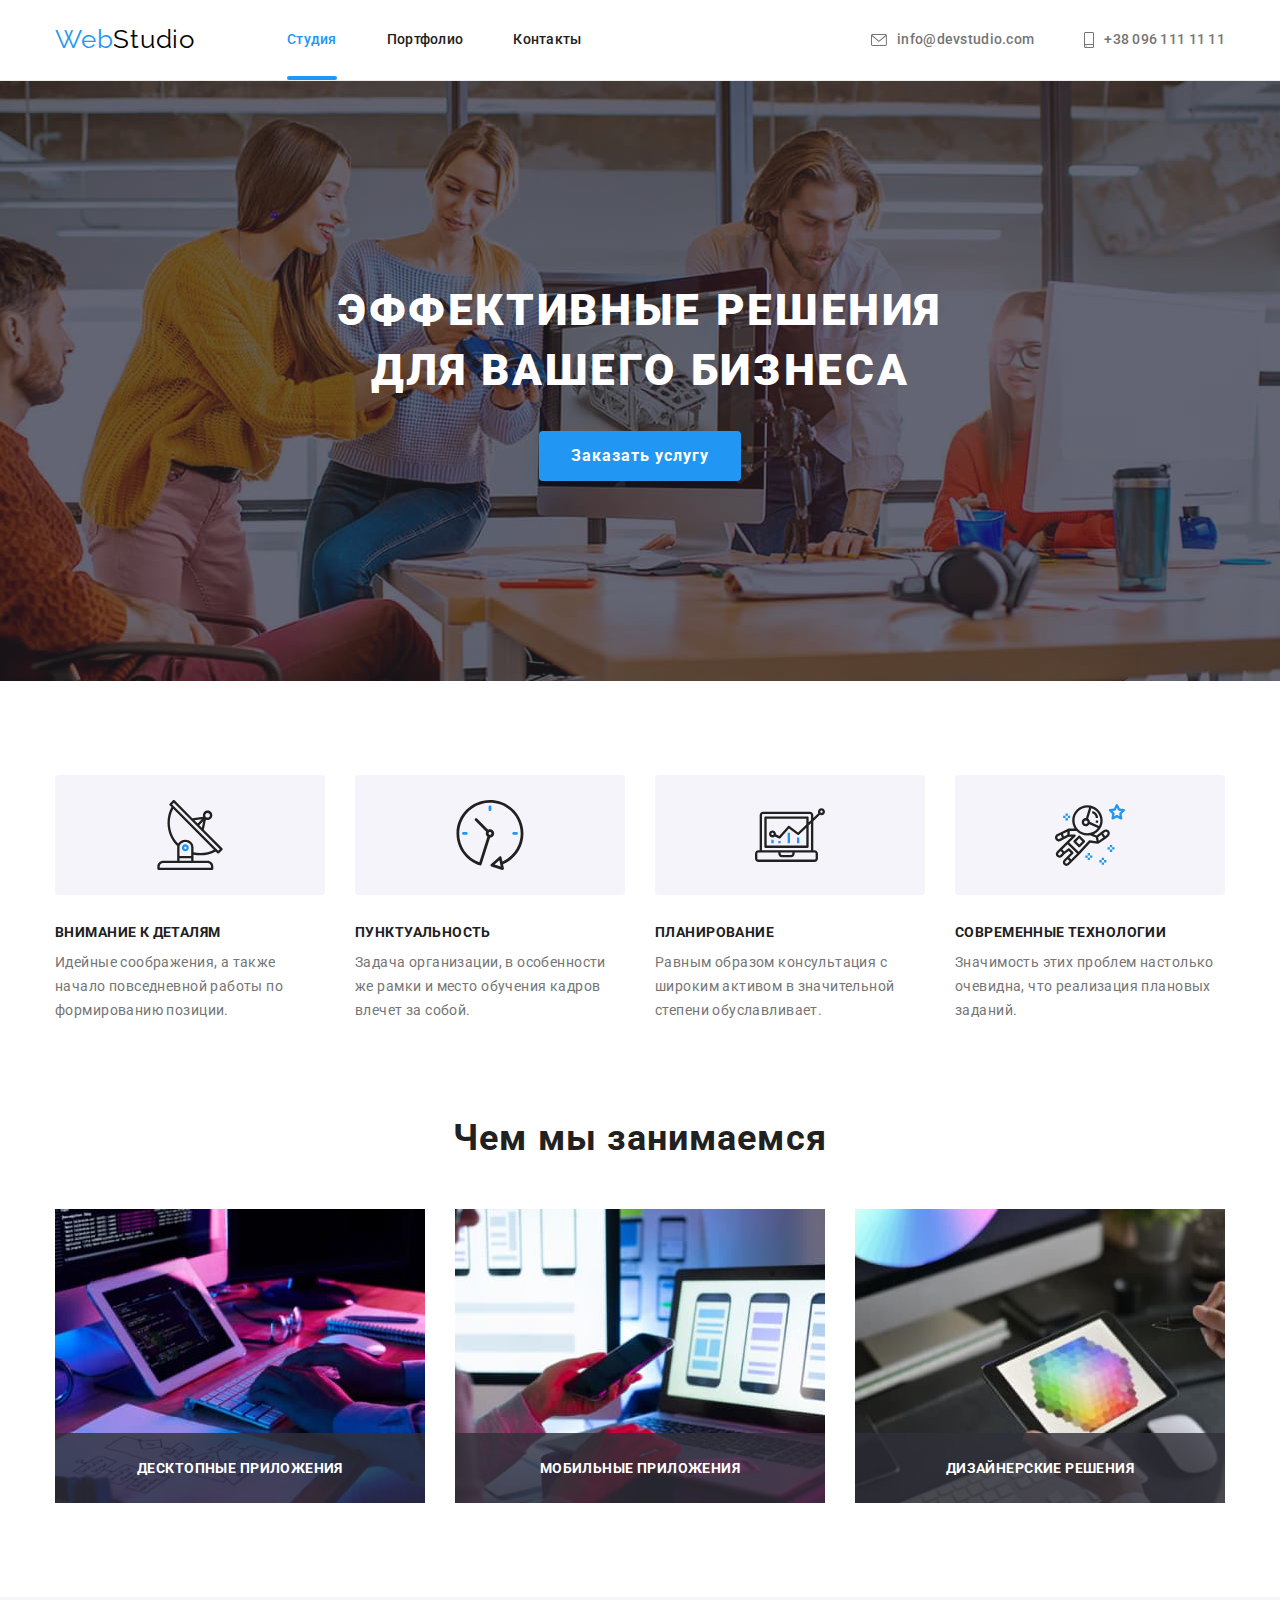
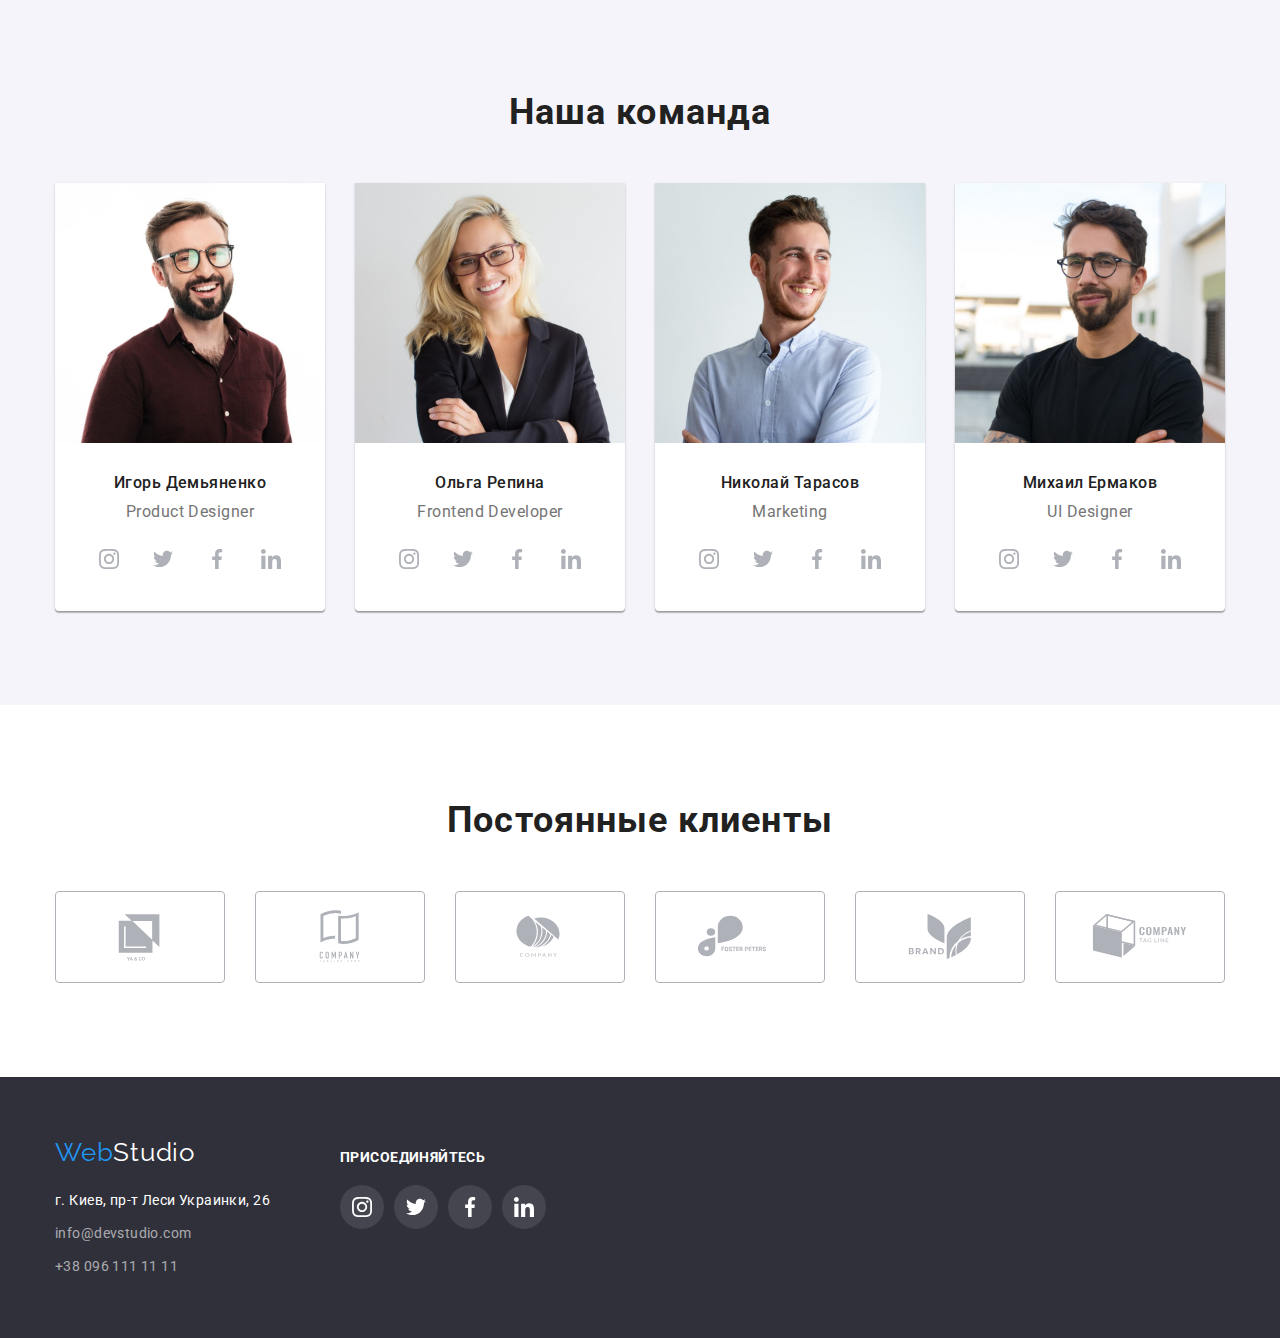
<file: index.html>
<!DOCTYPE html>
<html lang="ru">
  <head>
    <meta charset="UTF-8" />
    <meta http-equiv="X-UA-Compatible" content="IE=edge" />
    <meta name="viewport" content="width=device-width, initial-scale=1.0" />
    <link rel="preconnect" href="https://fonts.googleapis.com" />
    <link rel="preconnect" href="https://fonts.gstatic.com" crossorigin />
    <link
      href="https://fonts.googleapis.com/css2?family=Raleway:wght@700&family=Roboto:wght@400;500;700;900&display=swap"
      rel="stylesheet"
    />
    <link rel="stylesheet" href="./css/modern-normalize.css" />
    <link rel="stylesheet" href="./css/styles.css" />
    <title>Webstudio</title>
  </head>

  <body>
    <header class="header">
      <div class="container header-container">
        <nav class="header-nav">
          <!-- логотип -->
          <a class="link header-logo logo" lang="en" href="./index.html">
            <span class="header-logo-part logo-part">Web</span>Studio</a
          >
          <!-- категории с навигацией -->
          <ul class="list header-list">
            <li class="header-item">
              <a class="link header-link current" href="./index.html">Студия</a>
            </li>
            <li class="header-item">
              <a class="link header-link" href="./portfolio.html">Портфолио</a>
            </li>
            <li class="header-item"><a class="link header-link" href="">Контакты</a></li>
          </ul>
        </nav>
        <!-- контактные данные -->
        <ul class="list header-contact">
          <li class="header-contact-item">
            <a class="link header-contact-mail contact" lang="en" href="mailto:info@devstudio.com">
              <svg class="header-contact-icon" width="16" height="12">
                <use href="./images/icons.svg#icon-envelope"></use>
              </svg>
              <div>info@devstudio.com</div>
            </a>
          </li>
          <li class="header-contact-item">
            <a class="link header-contact-tel contact" href="tel:+380961111111">
              <svg class="header-contact-icon" width="10" height="16">
                <use href="./images/icons.svg#icon-smartphone"></use>
              </svg>
              <div>+38 096 111 11 11</div>
            </a>
          </li>
        </ul>
      </div>
    </header>

    <main>
      <div>
        <!-- главная -->
        <section class="hero">
          <div class="container">
            <h1 class="hero-title">Эффективные решения для вашего бизнеса</h1>
            <button type="button" class="hero-btn" data-modal-open>Заказать услугу</button>
          </div>
        </section>

        <!-- секция 2 особенности-->
        <section class="features">
          <div class="container">
            <h2 class="visually-hidden">Особенности</h2>
            <ul class="list features-list">
              <li class="features-item">
                <div class="features-box">
                  <svg class="features-icon" width="70" height="70">
                    <use href="./images/icons.svg#icon-antenna"></use>
                  </svg>
                </div>
                <h3 class="features-title">Внимание к деталям</h3>
                <p class="features-text">
                  Идейные соображения, а также начало повседневной работы по формированию позиции.
                </p>
              </li>
              <li class="features-item">
                <div class="features-box">
                  <svg class="features-icon" width="70" height="70">
                    <use href="./images/icons.svg#icon-clock"></use>
                  </svg>
                </div>
                <h3 class="features-title">Пунктуальность</h3>
                <p class="features-text">
                  Задача организации, в особенности же рамки и место обучения кадров влечет за
                  собой.
                </p>
              </li>
              <li class="features-item">
                <div class="features-box">
                  <svg class="features-icon" width="70" height="70">
                    <use href="./images/icons.svg#icon-diagram"></use>
                  </svg>
                </div>
                <h3 class="features-title">Планирование</h3>
                <p class="features-text">
                  Равным образом консультация с широким активом в значительной степени
                  обуславливает.
                </p>
              </li>
              <li class="features-item">
                <div class="features-box">
                  <svg class="features-icon" width="70" height="70">
                    <use href="./images/icons.svg#icon-astronaut"></use>
                  </svg>
                </div>
                <h3 class="features-title">Современные технологии</h3>
                <p class="features-text">
                  Значимость этих проблем настолько очевидна, что реализация плановых заданий.
                </p>
              </li>
            </ul>
          </div>
        </section>

        <!-- секция 3 функционал -->
        <section class="functional">
          <div class="container">
            <h2 class="functional-title">Чем мы занимаемся</h2>
            <ul class="list functional-list">
              <li class="functional-item">
                <div class="functional-item-wrap">
                  <img
                    class="functional-img"
                    src="./images/box1.jpg"
                    alt="Десктопные приложения"
                    width="370"
                    height="294"
                  />
                  <p class="functional-img-text">Десктопные приложения</p>
                </div>
              </li>
              <li class="functional-item">
                <div class="functional-item-wrap">
                  <img
                    class="functional-img"
                    src="./images/box2.jpg"
                    alt="Мобильные приложения"
                    width="370"
                    height="294"
                  />
                  <p class="functional-img-text">Мобильные приложения</p>
                </div>
              </li>
              <li class="functional-item">
                <div class="functional-item-wrap">
                  <img
                    class="functional-img"
                    src="./images/box3.jpg"
                    alt="Дизайнерские решения"
                    width="370"
                    height="294"
                  />
                  <p class="functional-img-text">Дизайнерские решения</p>
                </div>
              </li>
            </ul>
          </div>
        </section>

        <!-- секция 4 команда -->
        <section class="team">
          <div class="container">
            <h2 class="team-title">Наша команда</h2>
            <ul class="list team-list">
              <li class="team-item">
                <img
                  class="team-img"
                  src="./images/img0.jpg"
                  alt="Фото продуктового дизайнера"
                  width="270"
                  height="260"
                />
                <div class="team-item-content">
                  <h3 class="team-name">Игорь Демьяненко</h3>
                  <p class="team-text" lang="en">Product Designer</p>
                </div>
                <ul class="list team-social-list">
                  <li class="team-social-item">
                    <a href="" class="team-social-link link">
                      <svg class="team-social-icon" width="20" height="20">
                        <use href="./images/icons.svg#icon-instagram"></use>
                      </svg>
                    </a>
                  </li>
                  <li class="team-social-item">
                    <a href="" class="team-social-link link">
                      <svg class="team-social-icon" width="20" height="20">
                        <use href="./images/icons.svg#icon-twitter"></use>
                      </svg>
                    </a>
                  </li>
                  <li class="team-social-item">
                    <a href="" class="team-social-link link">
                      <svg class="team-social-icon" width="20" height="20">
                        <use href="./images/icons.svg#icon-facebook"></use>
                      </svg>
                    </a>
                  </li>
                  <li class="team-social-item">
                    <a href="" class="team-social-link link">
                      <svg class="team-social-icon" width="20" height="20">
                        <use href="./images/icons.svg#icon-linkedin"></use>
                      </svg>
                    </a>
                  </li>
                </ul>
              </li>
              <li class="team-item">
                <img
                  class="team-img"
                  src="./images/img1.jpg"
                  alt="Фото разработчика"
                  width="270"
                  height="260"
                />
                <div class="team-item-content">
                  <h3 class="team-name">Ольга Репина</h3>
                  <p class="team-text" lang="en">Frontend Developer</p>
                </div>
                <ul class="list team-social-list">
                  <li class="team-social-item">
                    <a href="" class="team-social-link link">
                      <svg class="team-social-icon" width="20" height="20">
                        <use href="./images/icons.svg#icon-instagram"></use>
                      </svg>
                    </a>
                  </li>
                  <li class="team-social-item">
                    <a href="" class="team-social-link link">
                      <svg class="team-social-icon" width="20" height="20">
                        <use href="./images/icons.svg#icon-twitter"></use>
                      </svg>
                    </a>
                  </li>
                  <li class="team-social-item">
                    <a href="" class="team-social-link link">
                      <svg class="team-social-icon" width="20" height="20">
                        <use href="./images/icons.svg#icon-facebook"></use>
                      </svg>
                    </a>
                  </li>
                  <li class="team-social-item">
                    <a href="" class="team-social-link link">
                      <svg class="team-social-icon" width="20" height="20">
                        <use href="./images/icons.svg#icon-linkedin"></use>
                      </svg>
                    </a>
                  </li>
                </ul>
              </li>
              <li class="team-item">
                <img
                  class="team-img"
                  src="./images/img2.jpg"
                  alt="Фото маркетолога"
                  width="270"
                  height="260"
                />
                <div class="team-item-content">
                  <h3 class="team-name">Николай Тарасов</h3>
                  <p class="team-text" lang="en">Marketing</p>
                </div>
                <ul class="list team-social-list">
                  <li class="team-social-item">
                    <a href="" class="team-social-link link">
                      <svg class="team-social-icon" width="20" height="20">
                        <use href="./images/icons.svg#icon-instagram"></use>
                      </svg>
                    </a>
                  </li>
                  <li class="team-social-item">
                    <a href="" class="team-social-link link">
                      <svg class="team-social-icon" width="20" height="20">
                        <use href="./images/icons.svg#icon-twitter"></use>
                      </svg>
                    </a>
                  </li>
                  <li class="team-social-item">
                    <a href="" class="team-social-link link">
                      <svg class="team-social-icon" width="20" height="20">
                        <use href="./images/icons.svg#icon-facebook"></use>
                      </svg>
                    </a>
                  </li>
                  <li class="team-social-item">
                    <a href="" class="team-social-link link">
                      <svg class="team-social-icon" width="20" height="20">
                        <use href="./images/icons.svg#icon-linkedin"></use>
                      </svg>
                    </a>
                  </li>
                </ul>
              </li>
              <li class="team-item">
                <img
                  class="team-img"
                  src="./images/img3.jpg"
                  alt="Фото проектировщика"
                  width="270"
                  height="260"
                />
                <div class="team-item-content">
                  <h3 class="team-name">Михаил Ермаков</h3>
                  <p class="team-text" lang="en">UI Designer</p>
                </div>
                <ul class="list team-social-list">
                  <li class="team-social-item">
                    <a href="" class="team-social-link link">
                      <svg class="team-social-icon" width="20" height="20">
                        <use href="./images/icons.svg#icon-instagram"></use>
                      </svg>
                    </a>
                  </li>
                  <li class="team-social-item">
                    <a href="" class="team-social-link link">
                      <svg class="team-social-icon" width="20" height="20">
                        <use href="./images/icons.svg#icon-twitter"></use>
                      </svg>
                    </a>
                  </li>
                  <li class="team-social-item">
                    <a href="" class="team-social-link link">
                      <svg class="team-social-icon" width="20" height="20">
                        <use href="./images/icons.svg#icon-facebook"></use>
                      </svg>
                    </a>
                  </li>
                  <li class="team-social-item">
                    <a href="" class="team-social-link link">
                      <svg class="team-social-icon" width="20" height="20">
                        <use href="./images/icons.svg#icon-linkedin"></use>
                      </svg>
                    </a>
                  </li>
                </ul>
              </li>
            </ul>
          </div>
        </section>

        <!-- секция 5 клиенты -->
        <section class="client">
          <div class="container">
            <h2 class="client-title">Постоянные клиенты</h2>
            <ul class="list client-list">
              <li class="client-item">
                <a href="" class="client-link link">
                  <svg class="client-icon" width="106" height="60">
                    <use href="./images/icons.svg#icon-Logo0"></use>
                  </svg>
                </a>
              </li>
              <li class="client-item">
                <a href="" class="client-link link">
                  <svg class="client-icon" width="106" height="60">
                    <use href="./images/icons.svg#icon-Logo1"></use>
                  </svg>
                </a>
              </li>
              <li class="client-item">
                <a href="" class="client-link link">
                  <svg class="client-icon" width="106" height="60">
                    <use href="./images/icons.svg#icon-Logo2"></use>
                  </svg>
                </a>
              </li>
              <li class="client-item">
                <a href="" class="client-link link">
                  <svg class="client-icon" width="106" height="60">
                    <use href="./images/icons.svg#icon-Logo3"></use>
                  </svg>
                </a>
              </li>
              <li class="client-item">
                <a href="" class="client-link link">
                  <svg class="client-icon" width="106" height="60">
                    <use href="./images/icons.svg#icon-Logo4"></use>
                  </svg>
                </a>
              </li>
              <li class="client-item">
                <a href="" class="client-link link">
                  <svg class="client-icon" width="106" height="60">
                    <use href="./images/icons.svg#icon-Logo5"></use>
                  </svg>
                </a>
              </li>
            </ul>
          </div>
        </section>
      </div>
    </main>

    <footer class="footer">
      <div class="container">
        <div class="footer-box">
          <div class="footer-box-adress">
            <!-- логотип -->
            <a class="link footer-logo logo" lang="en" href="./index.html"
              ><span class="footer-logo-part logo-part">Web</span>Studio</a
            >
            <!-- адрес -->
            <address class="footer-address">
              <a
                class="link footer-address-link address"
                href="https://goo.gl/maps/w4HMcQhchTdMcM1N7"
                target="_blank"
                rel="noopener noreferre"
                >г. Киев, пр-т Леси Украинки, 26</a
              >
              <ul class="list footer-address-list">
                <li class="footer-address-item">
                  <a
                    class="link footer-address-mail address"
                    lang="en"
                    href="mailto:info@devstudio.com"
                    >info@devstudio.com</a
                  >
                </li>
                <li class="footer-address-item">
                  <a class="link footer-address-tel address" href="tel:+380961111111"
                    >+38 096 111 11 11</a
                  >
                </li>
              </ul>
            </address>
          </div>

          <div class="footer-box-social">
            <b class="footer-social-title">присоединяйтесь</b>
            <ul class="list footer-social-list">
              <li class="footer-social-item">
                <a href="" class="footer-social-link link">
                  <svg class="footer-social-icon" width="20" height="20">
                    <use href="./images/icons.svg#icon-instagram"></use>
                  </svg>
                </a>
              </li>
              <li class="footer-social-item">
                <a href="" class="footer-social-link link">
                  <svg class="footer-social-icon" width="20" height="20">
                    <use href="./images/icons.svg#icon-twitter"></use>
                  </svg>
                </a>
              </li>
              <li class="footer-social-item">
                <a href="" class="footer-social-link link">
                  <svg class="footer-social-icon" width="20" height="20">
                    <use href="./images/icons.svg#icon-facebook"></use>
                  </svg>
                </a>
              </li>
              <li class="footer-social-item">
                <a href="" class="footer-social-link link">
                  <svg class="footer-social-icon" width="20" height="20">
                    <use href="./images/icons.svg#icon-linkedin"></use>
                  </svg>
                </a>
              </li>
            </ul>
          </div>
        </div>
      </div>
    </footer>
    <div class="backdrop is-hidden" data-modal>
      <div class="modal">
        <button type="button" class="modal-close" data-modal-close>
          <svg class="modal-icon" width="18" height="18">
            <use href="./images/icons.svg#icon-close-black-18dp"></use>
          </svg>
        </button>
      </div>
    </div>
    <script src="./js/modal.js"></script>
  </body>
</html>
</file>
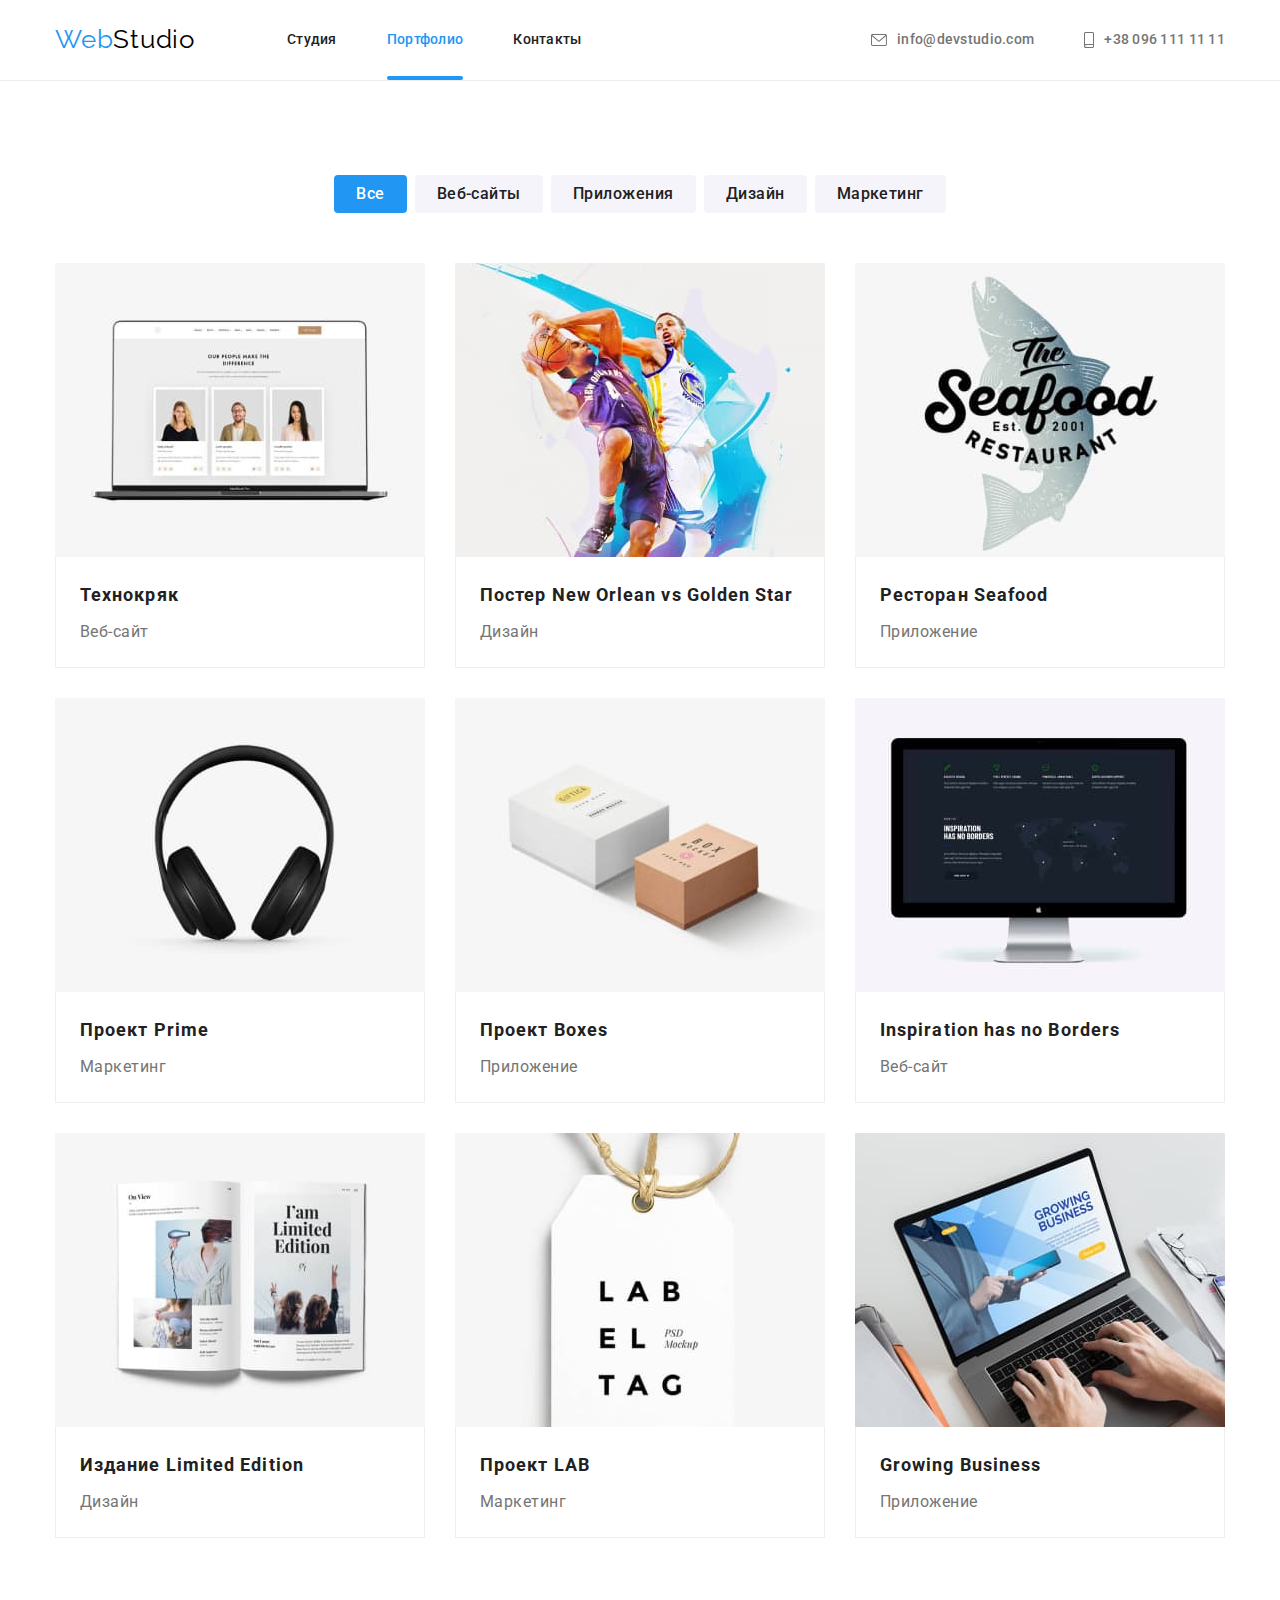
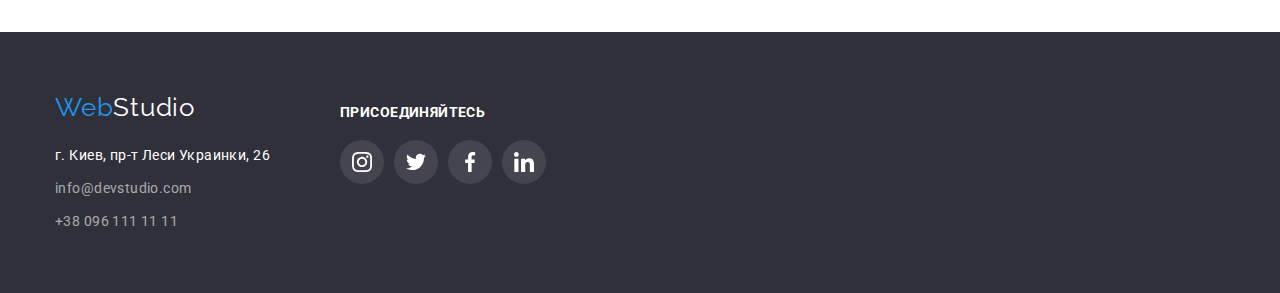
<file: portfolio.html>
<!DOCTYPE html>
<html lang="en">
  <head>
    <meta charset="UTF-8" />
    <meta http-equiv="X-UA-Compatible" content="IE=edge" />
    <meta name="viewport" content="width=device-width, initial-scale=1.0" />
    <link rel="preconnect" href="https://fonts.googleapis.com" />
    <link rel="preconnect" href="https://fonts.gstatic.com" crossorigin />
    <link
      href="https://fonts.googleapis.com/css2?family=Raleway:wght@700&family=Roboto:wght@400;500;700;900&display=swap"
      rel="stylesheet"
    />
    <link rel="stylesheet" href="./css/modern-normalize.css" />
    <link rel="stylesheet" href="./css/styles.css" />
    <title>Potrfolio</title>
  </head>
  <body>
    <header class="header">
      <div class="container header-container">
        <nav class="header-nav">
          <!-- логотип -->
          <a class="link header-logo logo" lang="en" href="./index.html">
            <span class="header-logo-part logo-part">Web</span>Studio</a
          >
          <!-- категории с навигацией -->
          <ul class="list header-list">
            <li class="header-item">
              <a class="link header-link" href="./index.html">Студия</a>
            </li>
            <li class="header-item">
              <a class="link header-link current" href="./portfolio.html">Портфолио</a>
            </li>
            <li class="header-item"><a class="link header-link" href="">Контакты</a></li>
          </ul>
        </nav>
        <!-- контактные данные -->
        <ul class="list header-contact">
          <li class="header-contact-item">
            <a class="link header-contact-mail contact" lang="en" href="mailto:info@devstudio.com">
              <svg class="header-contact-icon" width="16" height="12">
                <use href="./images/icons.svg#icon-envelope"></use>
              </svg>
              info@devstudio.com
            </a>
          </li>
          <li class="header-contact-item">
            <a class="link header-contact-tel contact" href="tel:+380961111111">
              <svg class="header-contact-icon" width="10" height="16">
                <use href="./images/icons.svg#icon-smartphone"></use>
              </svg>
              +38 096 111 11 11
            </a>
          </li>
        </ul>
      </div>
    </header>

    <main>
      <section class="project">
        <div class="container">
          <h2 class="visually-hidden">Портфолио</h2>
          <ul class="list list-filter">
            <li class="item filter-item">
              <button class="filter-btn filter-btn-all" type="button">Все</button>
            </li>
            <li class="item filter-item">
              <button class="filter-btn" type="button">Веб-сайты</button>
            </li>
            <li class="item filter-item">
              <button class="filter-btn" type="button">Приложения</button>
            </li>
            <li class="item filter-item">
              <button class="filter-btn" type="button">Дизайн</button>
            </li>
            <li class="item filter-item">
              <button class="filter-btn" type="button">Маркетинг</button>
            </li>
          </ul>

          <ul class="list project-list">
            <li class="project-item" tabindex="0">
              <div class="project-item-wrap">
                <img
                  class="project-img"
                  src="./images/portfolio-img0.jpg"
                  alt="Фото веб-сайта Технокряк"
                  width="370"
                  height="294"
                />
                <p class="project-img-text">
                  Технокряк это современная площадка распространения коронавируса. Компании
                  используют эту платформу для цифрового шпионажа и атак на защищённые сервера
                  конкурентов.
                </p>
              </div>
              <div class="project-content">
                <h3 class="project-title">Технокряк</h3>
                <p class="project-text">Веб-сайт</p>
              </div>
            </li>
            <li class="project-item" tabindex="0">
              <div class="project-item-wrap">
                <img
                  class="project-img"
                  src="./images/portfolio-img1.jpg"
                  alt="Фото постера New Orlean vs Golden Star"
                  width="370"
                  height="294"
                />
                <p class="project-img-text">
                  Технокряк это современная площадка распространения коронавируса. Компании
                  используют эту платформу для цифрового шпионажа и атак на защищённые сервера
                  конкурентов.
                </p>
              </div>
              <div class="project-content">
                <h3 class="project-title">
                  Постер <span lang="en">New Orlean vs Golden Star</span>
                </h3>
                <p class="project-text">Дизайн</p>
              </div>
            </li>
            <li class="project-item" tabindex="0">
              <div class="project-item-wrap">
                <img
                  class="project-img"
                  src="./images/portfolio-img2.jpg"
                  alt="Фото логотип ресторана Seafood"
                  width="370"
                  height="294"
                />
                <p class="project-img-text">
                  Технокряк это современная площадка распространения коронавируса. Компании
                  используют эту платформу для цифрового шпионажа и атак на защищённые сервера
                  конкурентов.
                </p>
              </div>
              <div class="project-content">
                <h3 class="project-title">Ресторан <span lang="en"> Seafood</span></h3>
                <p class="project-text">Приложение</p>
              </div>
            </li>
            <li class="project-item" tabindex="0">
              <div class="project-item-wrap">
                <img
                  class="project-img"
                  src="./images/portfolio-img3.jpg"
                  alt="Фото беспроводных наушников"
                  width="370"
                  height="294"
                />
                <p class="project-img-text">
                  Технокряк это современная площадка распространения коронавируса. Компании
                  используют эту платформу для цифрового шпионажа и атак на защищённые сервера
                  конкурентов.
                </p>
              </div>
              <div class="project-content">
                <h3 class="project-title">Проект <span lang="en">Prime</span></h3>
                <p class="project-text">Маркетинг</p>
              </div>
            </li>
            <li class="project-item" tabindex="0">
              <div class="project-item-wrap">
                <img
                  class="project-img"
                  src="./images/portfolio-img4.jpg"
                  alt="Фото двух коробок"
                  width="370"
                  height="294"
                />
                <p class="project-img-text">
                  Технокряк это современная площадка распространения коронавируса. Компании
                  используют эту платформу для цифрового шпионажа и атак на защищённые сервера
                  конкурентов.
                </p>
              </div>
              <div class="project-content">
                <h3 class="project-title">Проект <span lang="en">Boxes</span></h3>
                <p class="project-text">Приложение</p>
              </div>
            </li>
            <li class="project-item" tabindex="0">
              <div class="project-item-wrap">
                <img
                  class="project-img"
                  src="./images/portfolio-img5.jpg"
                  alt="Фото веб-сайта Inspiration has no Borders"
                  width="370"
                  height="294"
                />
                <p class="project-img-text">
                  Технокряк это современная площадка распространения коронавируса. Компании
                  используют эту платформу для цифрового шпионажа и атак на защищённые сервера
                  конкурентов.
                </p>
              </div>
              <div class="project-content">
                <h3 class="project-title" lang="en">Inspiration has no Borders</h3>
                <p class="project-text">Веб-сайт</p>
              </div>
            </li>
            <li class="project-item" tabindex="0">
              <div class="project-item-wrap">
                <img
                  class="project-img"
                  src="./images/portfolio-img6.jpg"
                  alt="Фото открытого журнала Limited Edition"
                  width="370"
                  height="294"
                />
                <p class="project-img-text">
                  Технокряк это современная площадка распространения коронавируса. Компании
                  используют эту платформу для цифрового шпионажа и атак на защищённые сервера
                  конкурентов.
                </p>
              </div>
              <div class="project-content">
                <h3 class="project-title">Издание <span lang="en">Limited Edition</span></h3>
                <p class="project-text">Дизайн</p>
              </div>
            </li>
            <li class="project-item" tabindex="0">
              <div class="project-item-wrap">
                <img
                  class="project-img"
                  src="./images/portfolio-img7.jpg"
                  alt="Фото бирки LAB"
                  width="370"
                  height="294"
                />
                <p class="project-img-text">
                  Технокряк это современная площадка распространения коронавируса. Компании
                  используют эту платформу для цифрового шпионажа и атак на защищённые сервера
                  конкурентов.
                </p>
              </div>
              <div class="project-content">
                <h3 class="project-title">Проект <span lang="en">LAB</span></h3>
                <p class="project-text">Маркетинг</p>
              </div>
            </li>
            <li class="project-item" tabindex="0">
              <div class="project-item-wrap">
                <img
                  class="project-img"
                  src="./images/portfolio-img8.jpg"
                  alt="Фото ноутбука с открытым приложением Growing Business"
                  width="370"
                  height="294"
                />
                <p class="project-img-text">
                  Технокряк это современная площадка распространения коронавируса. Компании
                  используют эту платформу для цифрового шпионажа и атак на защищённые сервера
                  конкурентов.
                </p>
              </div>
              <div class="project-content">
                <h3 class="project-title" lang="en">Growing Business</h3>
                <p class="project-text">Приложение</p>
              </div>
            </li>
          </ul>
        </div>
      </section>
    </main>

    <footer class="footer">
      <div class="container">
        <div class="footer-box">
          <div class="footer-box-adress">
            <!-- логотип -->
            <a class="link footer-logo logo" lang="en" href="./index.html"
              ><span class="footer-logo-part logo-part">Web</span>Studio</a
            >
            <!-- адрес -->
            <address class="footer-address">
              <a
                class="link footer-address-link address"
                href="https://goo.gl/maps/w4HMcQhchTdMcM1N7"
                target="_blank"
                rel="noopener noreferre"
                >г. Киев, пр-т Леси Украинки, 26</a
              >
              <ul class="list footer-address-list">
                <li class="footer-address-item">
                  <a
                    class="link footer-address-mail address"
                    lang="en"
                    href="mailto:info@devstudio.com"
                    >info@devstudio.com</a
                  >
                </li>
                <li class="footer-address-item">
                  <a class="link footer-address-tel address" href="tel:+380961111111"
                    >+38 096 111 11 11</a
                  >
                </li>
              </ul>
            </address>
          </div>

          <div class="footer-box-social">
            <b class="footer-social-title">присоединяйтесь</b>
            <ul class="list footer-social-list">
              <li class="footer-social-item">
                <a href="" class="footer-social-link link">
                  <svg class="footer-social-icon" width="20" height="20">
                    <use href="./images/icons.svg#icon-instagram"></use>
                  </svg>
                </a>
              </li>
              <li class="footer-social-item">
                <a href="" class="footer-social-link link">
                  <svg class="footer-social-icon" width="20" height="20">
                    <use href="./images/icons.svg#icon-twitter"></use>
                  </svg>
                </a>
              </li>
              <li class="footer-social-item">
                <a href="" class="footer-social-link link">
                  <svg class="footer-social-icon" width="20" height="20">
                    <use href="./images/icons.svg#icon-facebook"></use>
                  </svg>
                </a>
              </li>
              <li class="footer-social-item">
                <a href="" class="footer-social-link link">
                  <svg class="footer-social-icon" width="20" height="20">
                    <use href="./images/icons.svg#icon-linkedin"></use>
                  </svg>
                </a>
              </li>
            </ul>
          </div>
        </div>
      </div>
    </footer>
  </body>
</html>
</file>
<file: css/styles.css>
:root {
  --main-text-color: #757575;
  --second-text-color: #212121;
  --third-text-color: #ffffff;
  --accent-color: #2196f3;
  --main-bg-color: #ffffff;
  --second-bg-color: #2f303a;
  --third-bg-color: #f5f4fa;
  --fourth-bg-color: #c4c4c4;
  --card-shadow: 0px 1px 3px rgba(0, 0, 0, 0.12), 0px 1px 1px rgba(0, 0, 0, 0.14),
    0px 2px 1px rgba(0, 0, 0, 0.2);
  --icon-main-color: #afb1b8;
  --duration-main: 250ms;
  --duration-second: 500ms;
  --timing-main: cubic-bezier(0.4, 0, 0.2, 1);
}

body {
  font-family: 'Roboto', sans-serif;
  color: var(--main-text-color);
  background-color: var(--main-bg-color);
  min-width: 1200px;
}

p,
h1,
h2,
h3,
h4,
h5,
h6 {
  margin: 0;
}

ul {
  margin: 0;
  padding: 0;
}

button {
  cursor: pointer;
}

img {
  display: block;
  max-width: 100%;
}

.link {
  text-decoration: none;
}

.list {
  list-style: none;
}

.visually-hidden {
  position: absolute;
  white-space: nowrap;
  width: 1px;
  height: 1px;
  overflow: hidden;
  border: 0;
  padding: 0;
  clip: rect(0 0 0 0);
  clip-path: inset(50%);
  margin: -1px;
}

.container {
  width: 1200px;
  padding-left: 15px;
  padding-right: 15px;
  margin: 0 auto;
  /* outline: 2px solid tomato; */
}

/* ----------------HEADER-------------- */
.header {
  border-bottom: 1px solid #ececec;
}

.header-container {
  display: flex;
}

.header-nav {
  display: flex;
  align-items: center;
}

.header-list {
  display: flex;
  margin-left: 92px;
}

.header-item:not(:last-child) {
  margin-right: 50px;
}

.header-logo {
  display: block;
  padding-top: 24px;
  padding-bottom: 25px;
}
.header-link {
  display: block;
  padding: 32px 0;
}

.header-contact {
  display: flex;
  margin-left: auto;
  align-items: center;
}
.header-contact-item:not(:last-child) {
  margin-right: 50px;
}
.link.contact {
  display: flex;
  align-items: center;
  padding: 32px 0;
}
.logo {
  font-family: 'Raleway', sans-serif;
  font-size: 26px;
  line-height: 1.19;
  letter-spacing: 0.03em;
  color: #000000;
}
.logo-part {
  color: var(--accent-color);
}

.header-link {
  font-weight: 500;
  font-size: 14px;
  line-height: 1.14;
  letter-spacing: 0.02em;
  color: var(--second-text-color);
  /* text-decoration-color: var(--accent-color); */
  transition: color var(--duration-main) var(--timing-main);
}
.header-link:hover,
.header-link:focus,
.header-link:active {
  color: var(--accent-color);
}
.header-link.current {
  color: var(--accent-color);
  position: relative;
}
.header-link.current::after {
  content: '';
  width: 100%;
  height: 4px;
  background: var(--accent-color);
  border-radius: 2px;
  position: absolute;
  left: 0;
  bottom: 0;
}
.contact {
  font-weight: 500;
  font-size: 14px;
  line-height: 1.14;
  letter-spacing: 0.02em;
  color: currentColor;
  transition: color var(--duration-main) var(--timing-main);
}

.contact:hover,
.contact:focus {
  color: var(--accent-color);
}
.header-contact-icon {
  margin-right: 10px;
  fill: currentColor;
}

/* --------------HERO------------------ */
.hero {
  max-width: 1600px;
  min-height: 600px;
  margin-left: auto;
  margin-right: auto;
  background-color: var(--fourth-bg-color);
  background-image: linear-gradient(to right, rgba(47, 48, 58, 0.4), rgba(47, 48, 58, 0.4)),
    url(../images/hero-bg.jpg);
  background-repeat: no-repeat;
  background-position: center;
  background-size: cover;

  padding-top: 200px;
  padding-bottom: 200px;
  text-align: center;
}
.hero-title {
  margin: 0 auto 30px;
  max-width: 696px;

  font-weight: 900;
  font-size: 44px;
  line-height: 1.36;
  text-align: center;
  letter-spacing: 0.06em;
  text-transform: uppercase;
  color: var(--third-text-color);
}
.hero-btn {
  display: inline-block;
  min-width: 200px;
  min-height: 50px;
  padding: 10px 32px;
  border: none;
  border-radius: 4px;

  font-family: inherit;
  font-weight: 700;
  font-size: 16px;
  line-height: 1.88;

  letter-spacing: 0.06em;
  color: var(--third-text-color);
  background-color: var(--accent-color);
  box-shadow: 0px 4px 4px rgba(0, 0, 0, 0.15);
  transition: background-color var(--duration-main) var(--timing-main);
}
.hero-btn:hover,
.hero-btn:focus {
  background-color: #188ce8;
}

/* ----------------FEATURES----------------- */
.features {
  padding-top: 94px;
  padding-bottom: 94px;
}
.list.features-list {
  display: flex;
  flex-wrap: wrap;
  margin-right: -30px;
}

.features-item {
  width: calc((100% - 30px * 4) / 4);
  margin-right: 30px;
}

.features-box {
  display: flex;
  height: 120px;
  width: 270px;
  justify-content: center;
  align-items: center;
  background-color: var(--third-bg-color);
  margin-bottom: 30px;
  border-radius: 4px;
}
.features-title {
  margin-bottom: 10px;

  font-weight: 700;
  font-size: 14px;
  line-height: 1.14;
  letter-spacing: 0.03em;
  text-transform: uppercase;
  color: var(--second-text-color);
}
.features-text {
  font-size: 14px;
  line-height: 1.71;
  letter-spacing: 0.03em;
}

/* ----------------FUNCTIONAL---------------- */
.functional {
  padding-bottom: 94px;
}
.functional-list {
  display: flex;
  flex-wrap: wrap;
  margin-right: -30px;
}
.functional-item {
  flex-basis: calc((100% - 30px * 3) / 3);
  margin-right: 30px;
}

.functional-title {
  margin-bottom: 50px;

  font-weight: 700;
  font-size: 36px;
  line-height: calc(42 / 36);
  text-align: center;
  letter-spacing: 0.03em;
  color: var(--second-text-color);
}

.functional-item-wrap {
  position: relative;
}
.functional-img-text {
  position: absolute;
  left: 0;
  bottom: 0;
  width: 100%;
  /* max-height: 70px; */

  background-color: rgba(47, 48, 58, 0.8);
  padding: 27px 0;
  font-weight: 700;
  font-size: 14px;
  line-height: calc(16 / 14);
  text-align: center;
  letter-spacing: 0.03em;
  text-transform: uppercase;
  color: var(--third-text-color);
}

/* --------------------TEAM---------------------- */
.team {
  padding-top: 94px;
  padding-bottom: 94px;

  background-color: var(--third-bg-color);
}
.team-list {
  display: flex;
  flex-wrap: wrap;
  margin-right: -30px;
}
.team-item {
  flex-basis: calc((100% - 30px * 4) / 4);
  margin-right: 30px;
  padding-bottom: 30px;
  border-bottom-left-radius: 4px;
  border-bottom-right-radius: 4px;

  background-color: var(--main-bg-color);
  box-shadow: var(--card-shadow);
}
.team-title {
  margin-bottom: 50px;

  font-weight: 700;
  font-size: 36px;
  line-height: calc(42 / 36);
  text-align: center;
  letter-spacing: 0.03em;
  color: var(--second-text-color);
}
.team-img {
  margin-bottom: 30px;
}
.team-name {
  margin-bottom: 10px;

  font-weight: 500;
  font-size: 16px;
  line-height: calc(19 / 16);
  text-align: center;
  letter-spacing: 0.03em;
  color: var(--second-text-color);
}
.team-text {
  margin-bottom: 16px;

  font-size: 16px;
  line-height: calc(19 / 16);
  text-align: center;
  letter-spacing: 0.03em;
}

.team-social-item + .team-social-item {
  margin-left: 10px;
}
.team-social-list {
  display: flex;
  justify-content: center;
}
.team-social-link {
  width: 44px;
  height: 44px;
  display: flex;
  justify-content: center;
  align-items: center;
  border-radius: 50%;
  transition: background-color var(--duration-main) var(--timing-main),
    filter var(--duration-main) var(--timing-main);
}
.team-social-icon {
  fill: var(--icon-main-color);
  transition: fill var(--duration-main) var(--timing-main);
}
.team-social-link:hover,
.team-social-link:focus {
  background-color: var(--accent-color);
  filter: drop-shadow(0px 4px 4px rgba(0, 0, 0, 0.25));
}
.team-social-link:hover .team-social-icon,
.team-social-link:focus .team-social-icon {
  fill: var(--third-text-color);
}

/* ----------------CLIENT---------------- */
.client {
  padding-bottom: 94px;
  padding-top: 94px;
}
.client-title {
  margin-bottom: 50px;

  font-weight: 700;
  font-size: 36px;
  line-height: calc(42 / 36);
  text-align: center;
  letter-spacing: 0.03em;
  color: var(--second-text-color);
}
.client-list {
  display: flex;
  flex-wrap: wrap;
  margin-right: -30px;
}
.client-item {
  flex-basis: calc((100% - 30px * 6) / 6);
  margin-right: 30px;
}
.client-link {
  width: 170px;
  height: 92px;
  display: flex;
  justify-content: center;
  align-items: center;
  border: 1px solid var(--icon-main-color);
  border-radius: 4px;
  color: var(--icon-main-color);
  transition: border-color var(--duration-main) var(--timing-main),
    color var(--duration-main) var(--timing-main);
}
.client-icon {
  fill: currentColor;
}
.client-link:hover,
.client-link:focus {
  border-color: var(--accent-color);
  color: var(--accent-color);
}

/* -----------------FOOTER------------- */
.footer {
  padding-top: 60px;
  padding-bottom: 60px;
  background-color: var(--second-bg-color);
}

.footer-box {
  display: flex;
  /* align-items: flex-start; */
  max-width: 100%;
}
.footer-box-adress {
  max-width: 231px;
}
.footer-logo {
  display: block;
  margin-bottom: 20px;
  color: var(--third-text-color);
}
.address {
  font-style: normal;
  font-size: 14px;
  line-height: calc(24 / 14);
  letter-spacing: 0.03em;
  color: rgba(255, 255, 255, 0.6);
  transition: color var(--duration-main) var(--timing-main);
}

.address:hover,
.address:focus {
  color: var(--accent-color);
}
.footer-address-link {
  display: block;
  margin-bottom: 9px;

  color: var(--third-text-color);
}
.footer-address-item:not(:last-child) {
  margin-bottom: 9px;
}

.footer-box-social {
  margin-top: 12px;
  margin-left: 70px;
}
.footer-social-title {
  display: block;
  font-weight: 700;
  font-size: 14px;
  line-height: calc(16 / 14);
  letter-spacing: 0.03em;
  text-transform: uppercase;
  color: var(--third-text-color);
  margin-bottom: 20px;
}
.footer-social-item + .footer-social-item {
  margin-left: 10px;
}
.footer-social-list {
  display: flex;
  justify-content: center;
}
.footer-social-link {
  width: 44px;
  height: 44px;
  display: flex;
  justify-content: center;
  align-items: center;
  border-radius: 50%;
  background-color: rgba(255, 255, 255, 0.1);
  transition: background-color var(--duration-main) var(--timing-main);
}
.footer-social-icon {
  fill: var(--third-text-color);
}
.footer-social-link:hover,
.footer-social-link:focus {
  background-color: var(--accent-color);
}

/* -----------------PORTFOLIO PROJECT-------------- */
.project {
  padding-top: 94px;
  padding-bottom: 94px;
}
.list-filter {
  display: flex;
  justify-content: center;
  margin-bottom: 50px;
}
.filter-item:not(:first-child) {
  margin-left: 8px;
}

.filter-btn {
  display: inline-block;
  padding: 6px 22px;
  border: none;
  border-radius: 4px;

  font-family: inherit;
  font-weight: 500;
  font-size: 16px;
  line-height: calc(26 / 16);
  text-align: center;
  letter-spacing: 0.03em;
  color: var(--second-text-color);
  background-color: var(--third-bg-color);
  transition: background-color var(--duration-main) var(--timing-main),
    color var(--duration-main) var(--timing-main),
    box-shadow var(--duration-main) var(--timing-main);
}

.filter-btn-all {
  background-color: var(--accent-color);
  color: var(--third-text-color);
}

.filter-btn:hover,
.filter-btn:focus {
  background-color: var(--accent-color);
  color: var(--third-text-color);
  box-shadow: 0px 3px 1px rgba(0, 0, 0, 0.1), 0px 1px 2px rgba(0, 0, 0, 0.08),
    0px 2px 2px rgba(0, 0, 0, 0.12);
}

.project-list {
  display: flex;
  flex-wrap: wrap;
  margin-right: -30px;
  margin-bottom: -30px;
}
.project-item {
  width: calc((100% - 30px * 3) / 3);
  margin-right: 30px;
  margin-bottom: 30px;
  transition: box-shadow var(--duration-main) var(--timing-main);
}

.project-item:hover,
.project-item:focus {
  box-shadow: 0px 1px 1px rgba(0, 0, 0, 0.12), 0px 4px 4px rgba(0, 0, 0, 0.06),
    1px 4px 6px rgba(0, 0, 0, 0.16);
}

.project-item-wrap {
  position: relative;
  overflow: hidden;
}

.project-item:hover .project-img-text,
.project-item:focus .project-img-text {
  transform: translateY(0%);
}

.project-img-text {
  position: absolute;
  top: 0;
  left: 0;
  background-color: rgba(33, 150, 243, 0.9);
  height: 100%;
  width: 100%;
  font-size: 18px;
  line-height: calc(28 / 18);
  letter-spacing: 0.03em;
  color: var(--third-text-color);
  padding: 63px 24px;
  transform: translateY(100%);
  transition: transform var(--duration-main) var(--timing-main);
  overflow: auto;
}

.project-content {
  padding: 20px 24px;
  border-left: 1px solid #eeeeee;
  border-right: 1px solid #eeeeee;
  border-bottom: 1px solid #eeeeee;
}

.project-title {
  margin-bottom: 4px;
  font-weight: 700;
  font-size: 18px;
  line-height: calc(36 / 18);
  letter-spacing: 0.06em;
  color: var(--second-text-color);
}

.project-text {
  font-size: 16px;
  line-height: calc(30 / 16);
  letter-spacing: 0.03em;
}

/* -----------------MODAL WINDOW-------------- */
.backdrop {
  position: fixed;
  top: 0;
  width: 100vw;
  height: 100vh;
  background-color: rgba(0, 0, 0, 0.2);
  transition: opacity var(--duration-second) var(--timing-main),
    visibility var(--duration-second) var(--timing-main);
}
.modal {
  width: 528px;
  min-height: 581px;
  background-color: var(--main-bg-color);
  box-shadow: var(--card-shadow);
  border-radius: 4px;
  position: absolute;
  top: 50%;
  left: 50%;
  transform: translate(-50%, -50%) scale(1);
  perspective: 600px;
}

.backdrop.is-hidden .modal {
  transform: translate(-50%, -50%) scale(0.8);
  transition: transform var(--duration-second) var(--timing-main);
}
.modal-close {
  position: absolute;
  right: 8px;
  top: 8px;
  width: 30px;
  height: 30px;
  border-radius: 50%;
  background-color: var(--main-bg-color);
  border: 1px solid rgba(0, 0, 0, 0.1);
  display: flex;
  align-items: center;
  justify-content: center;
}

.is-hidden {
  opacity: 0;
  pointer-events: none;
  visibility: hidden;
}
</file>
